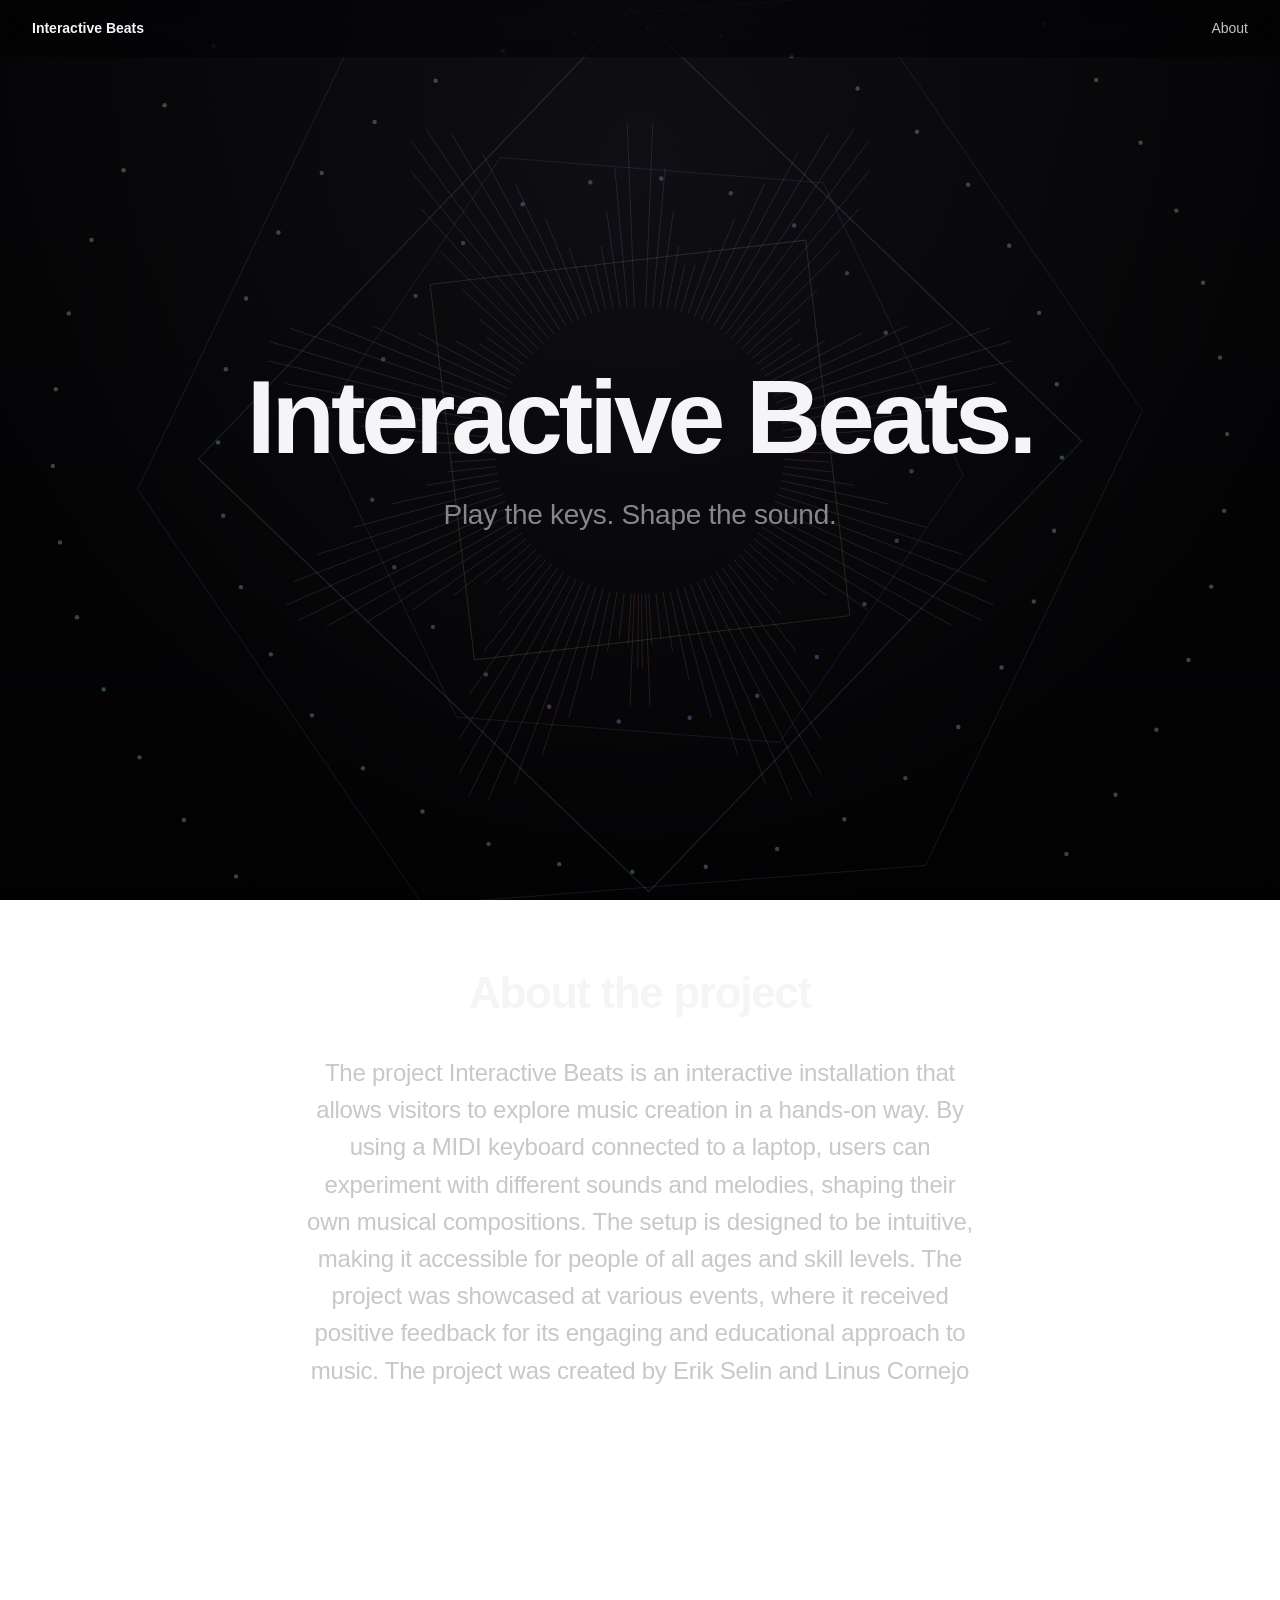
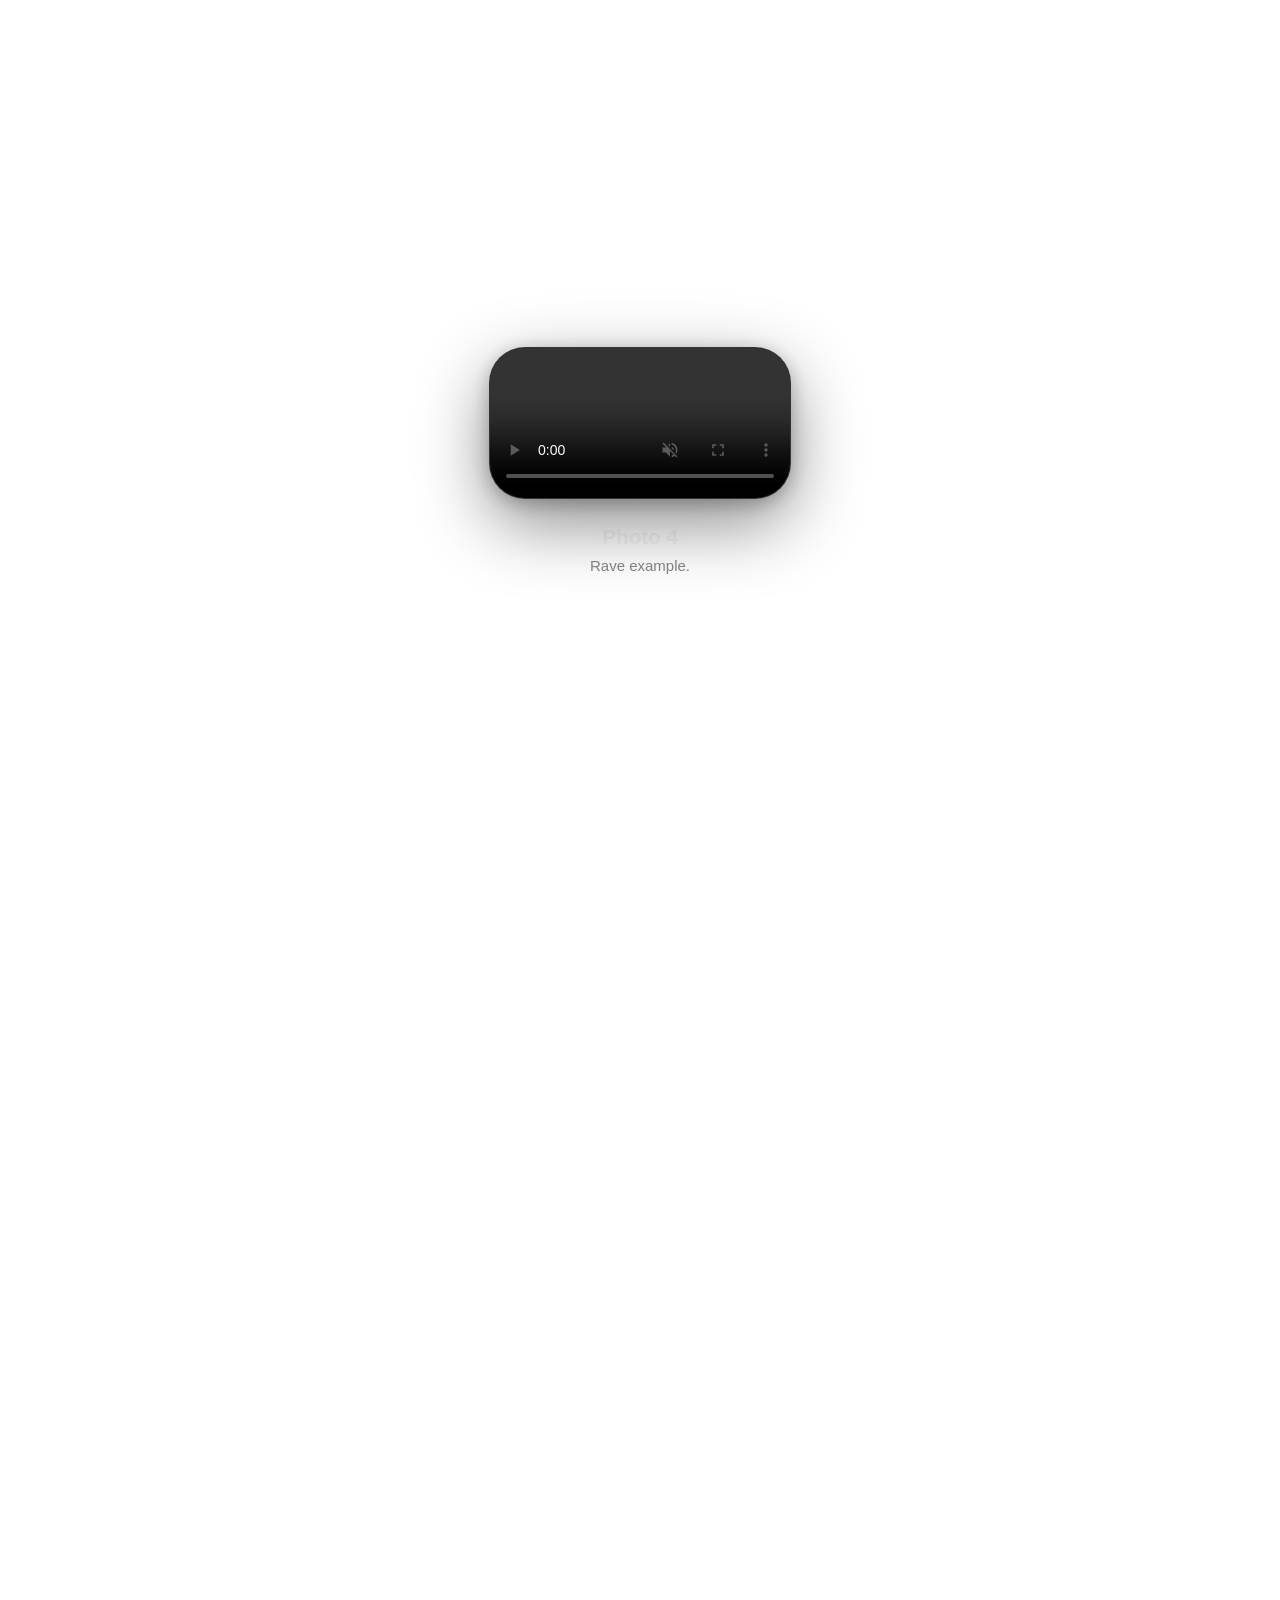
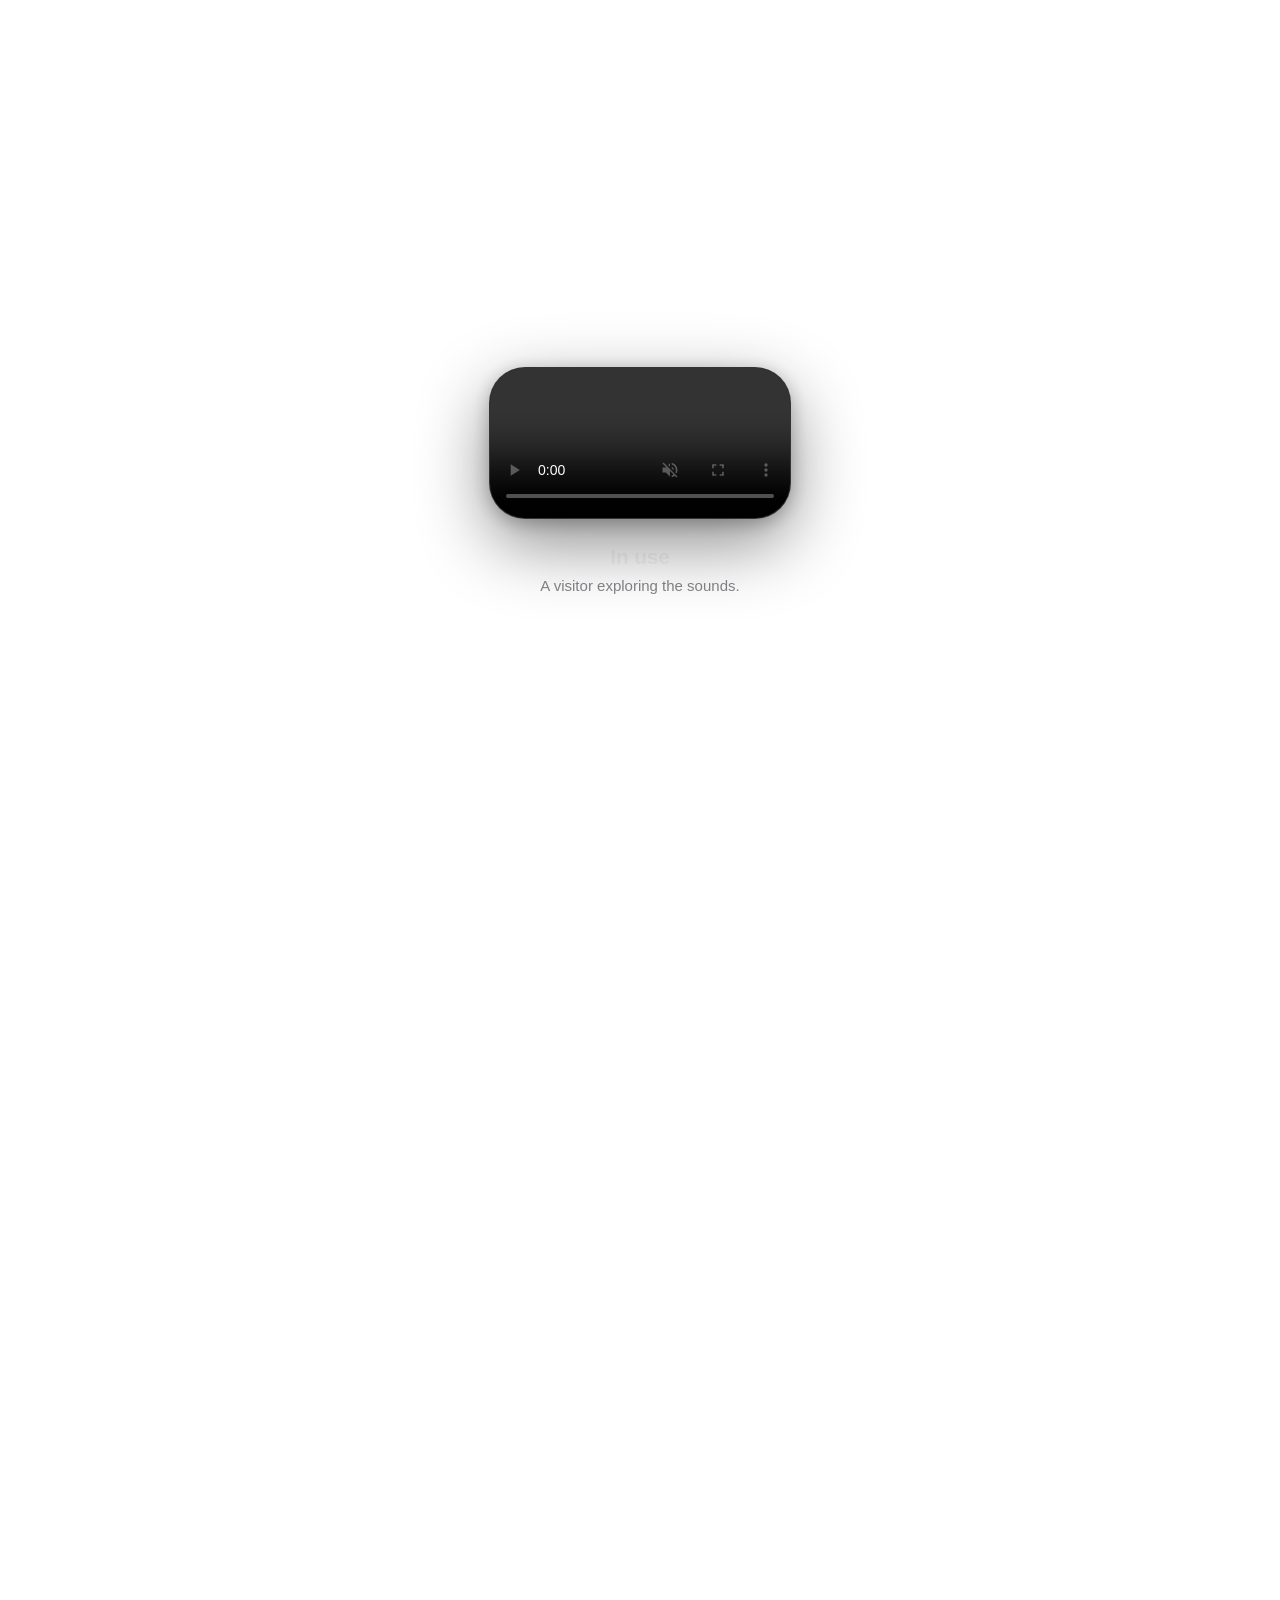
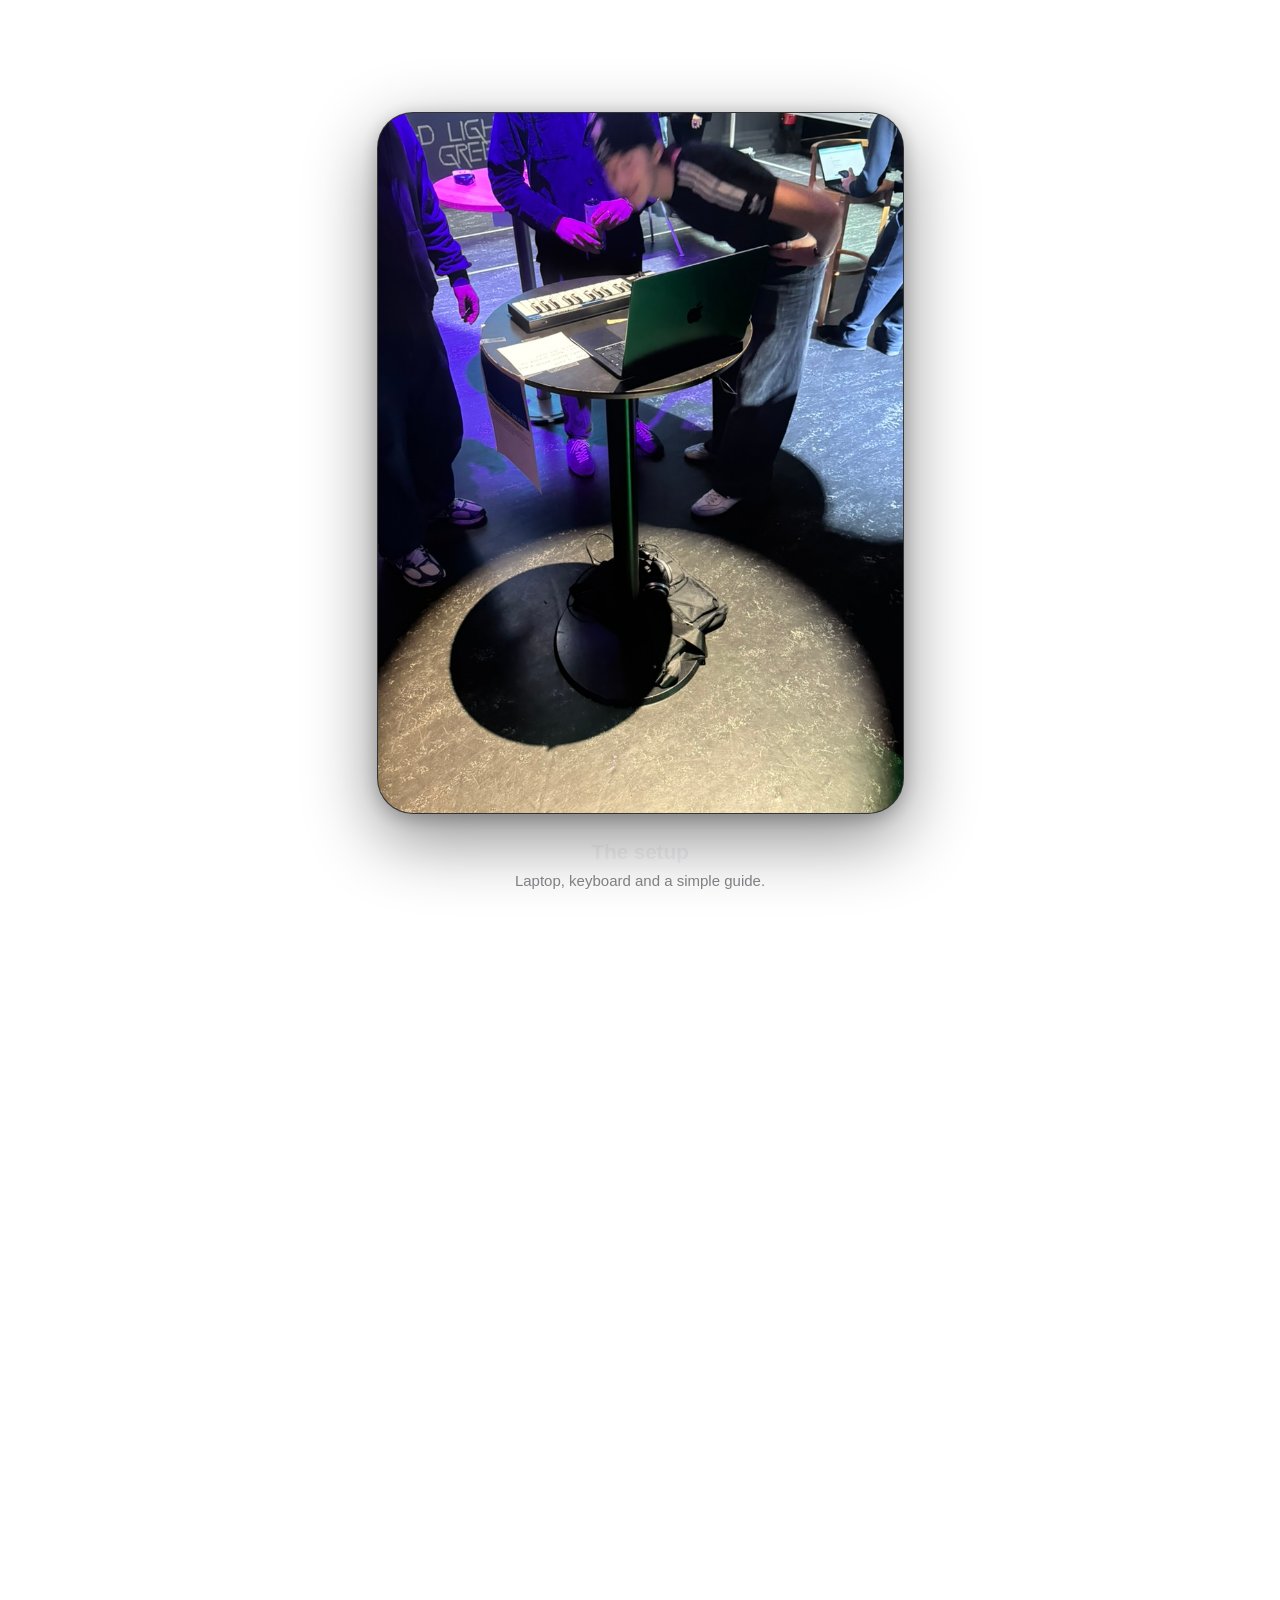
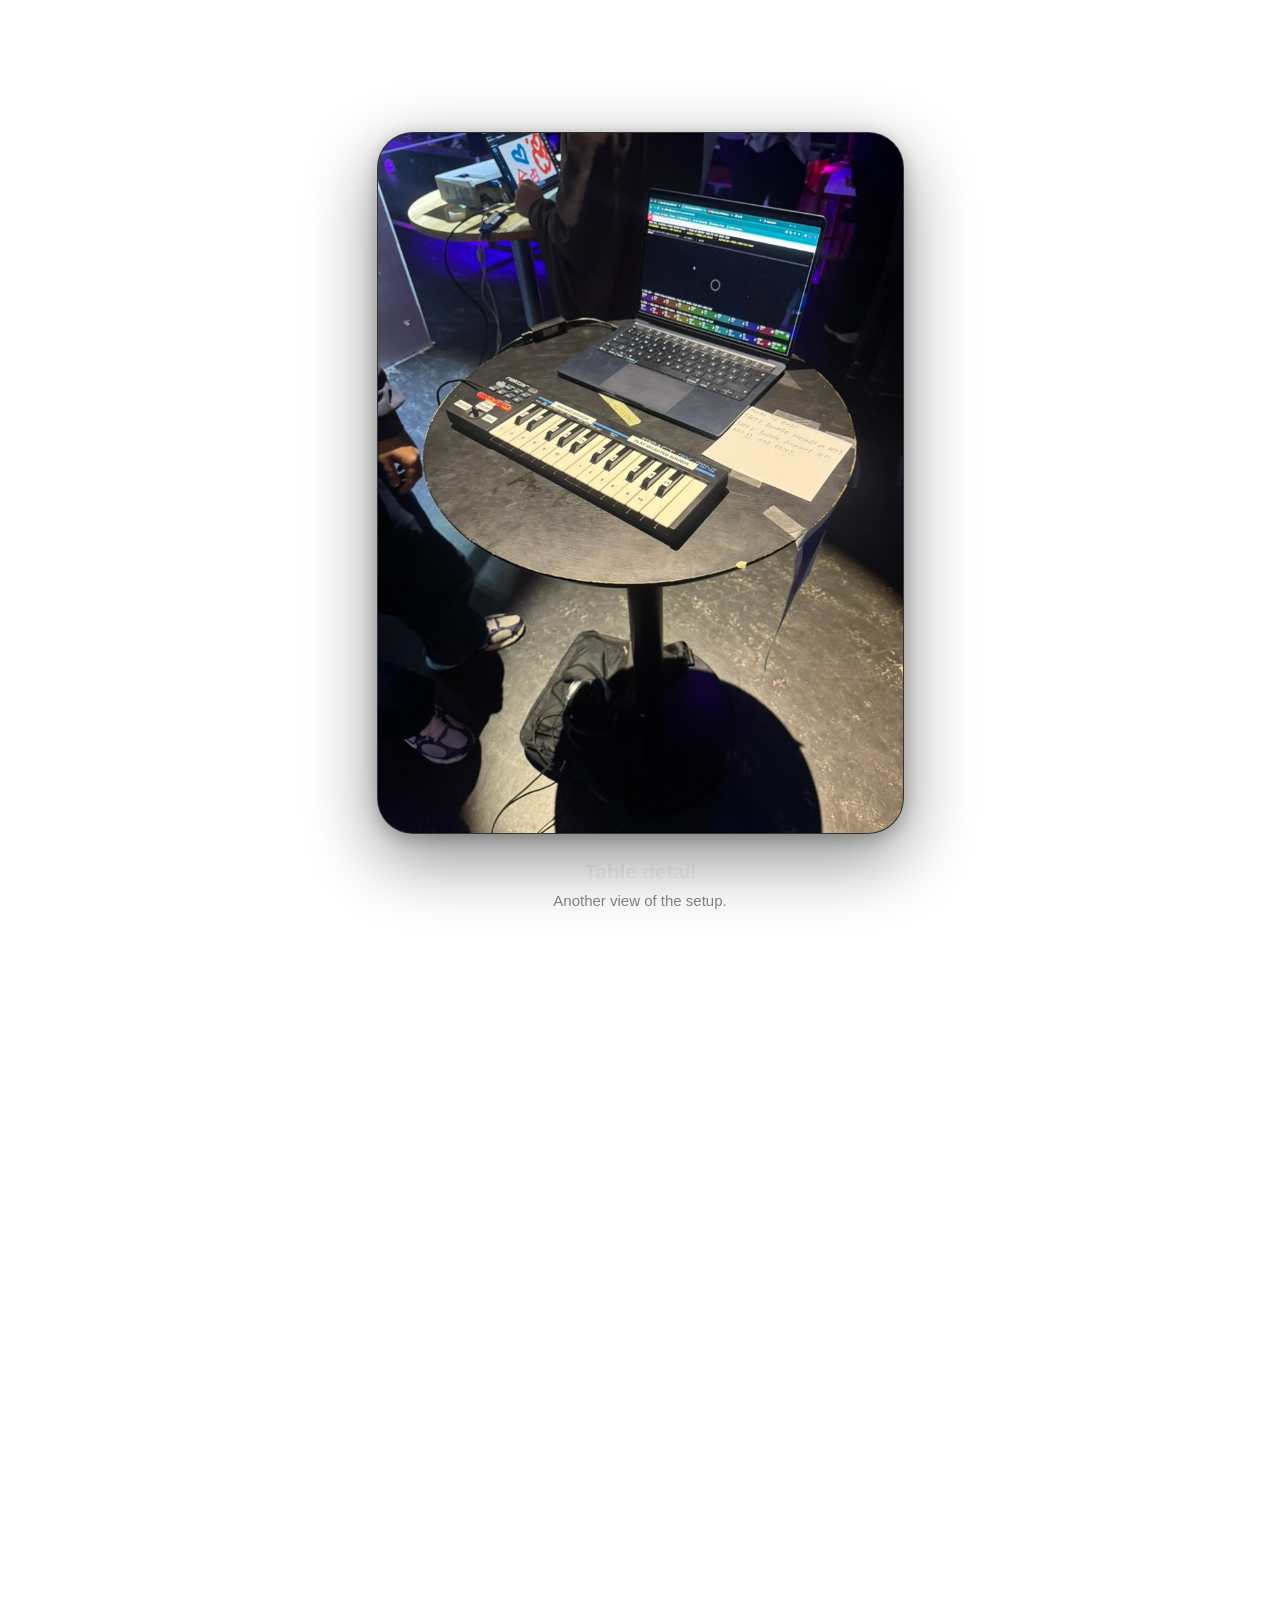
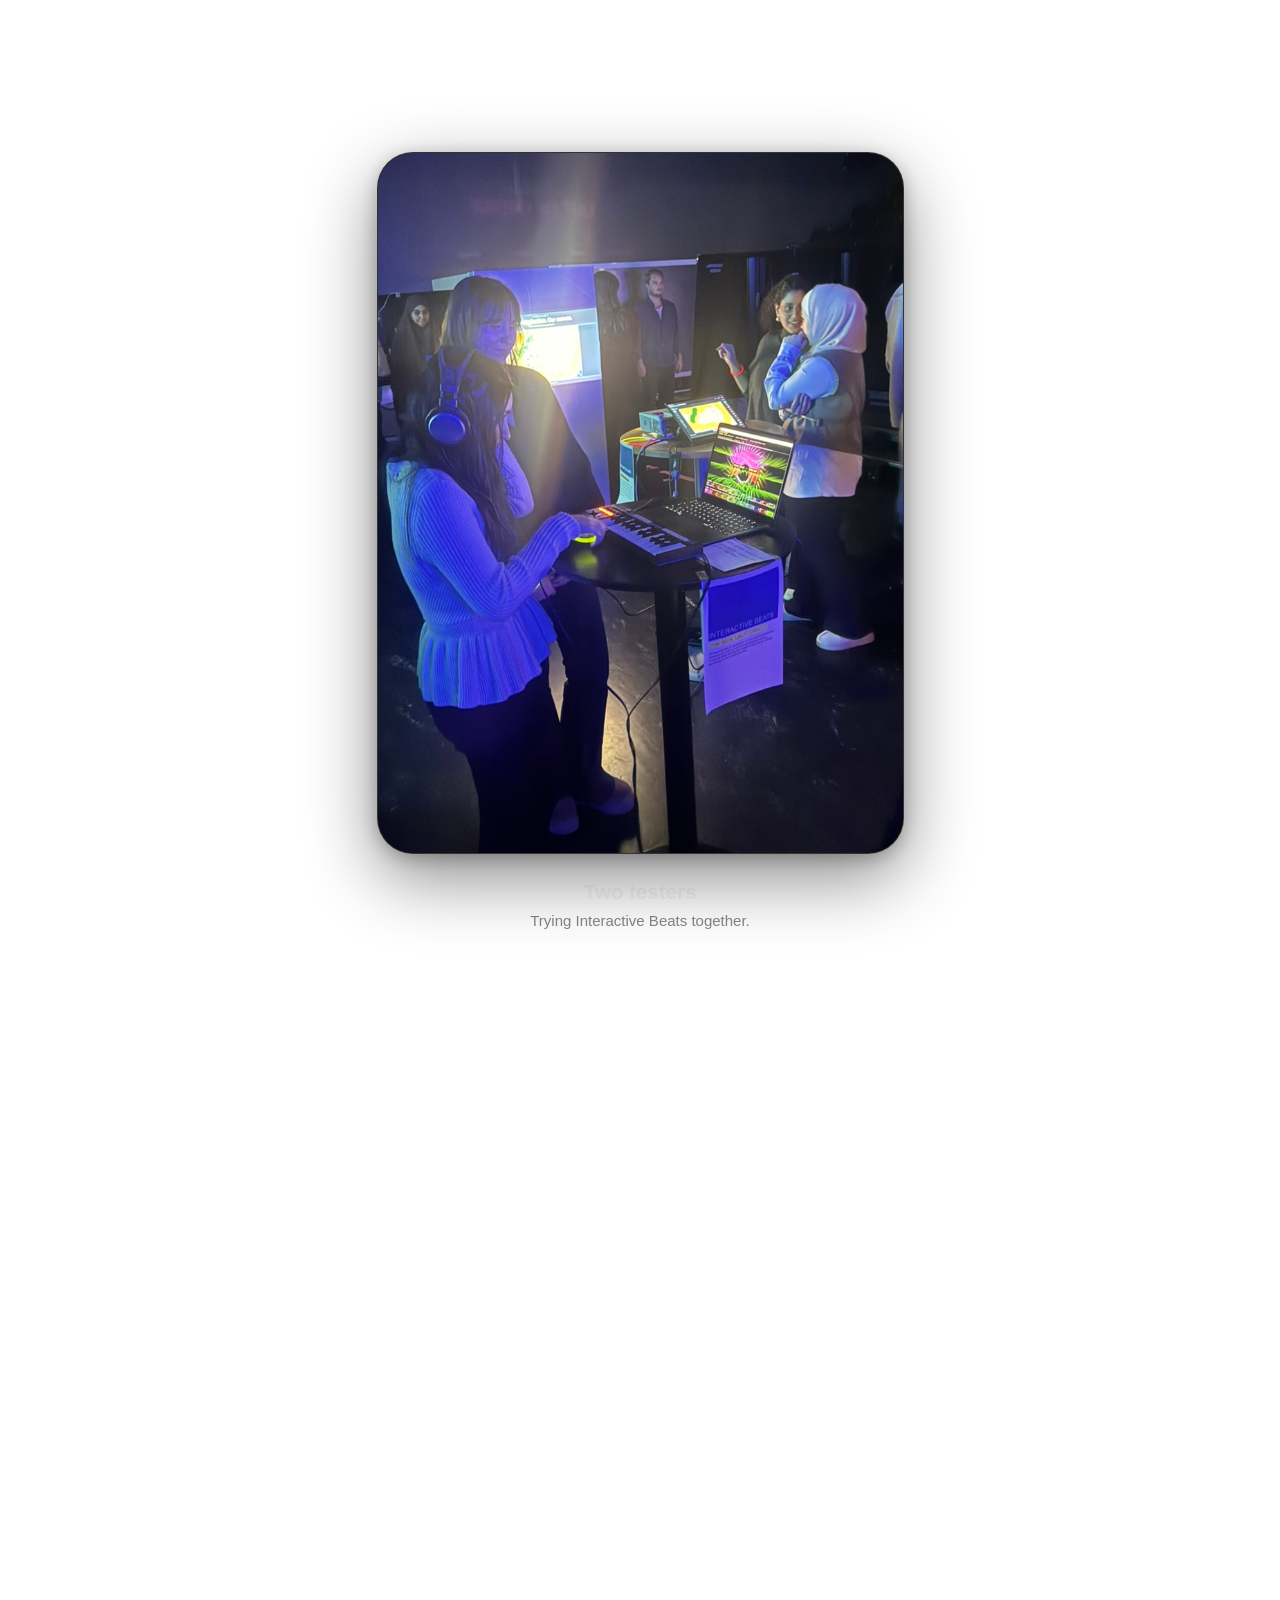
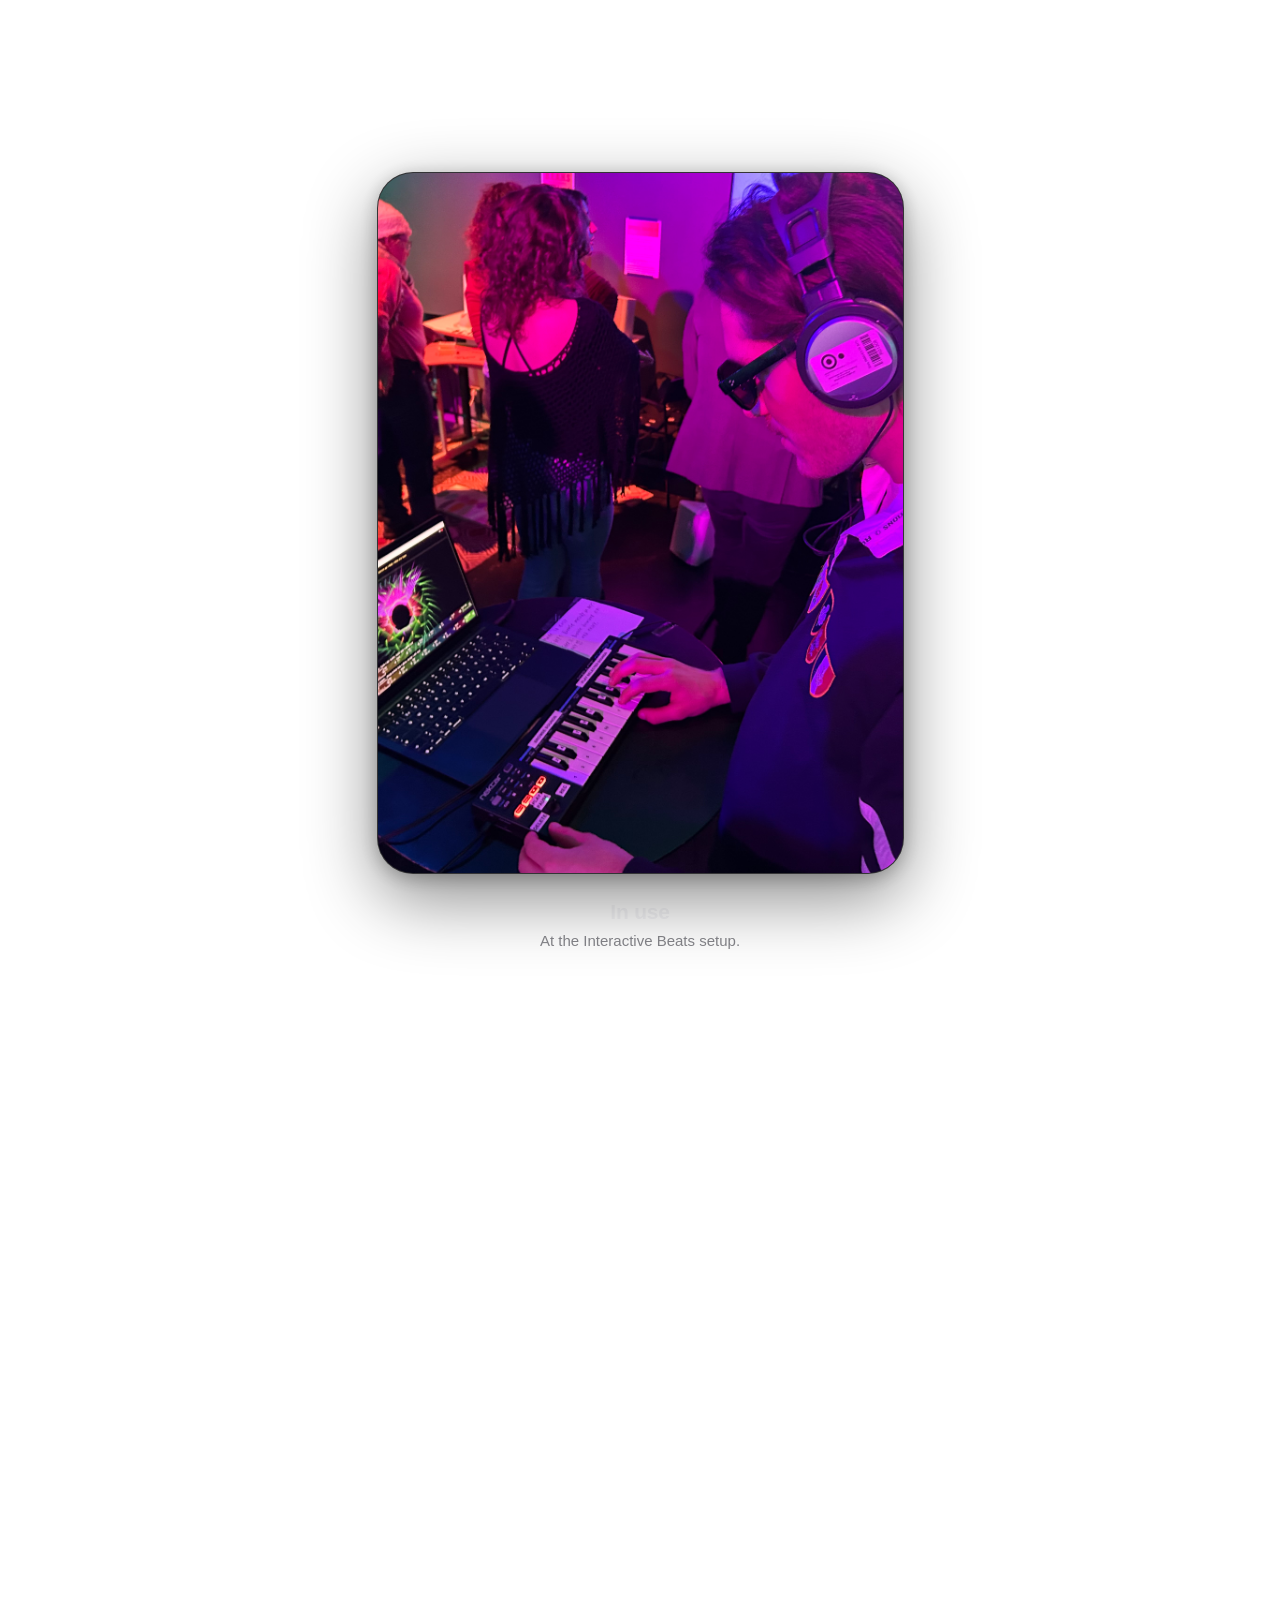
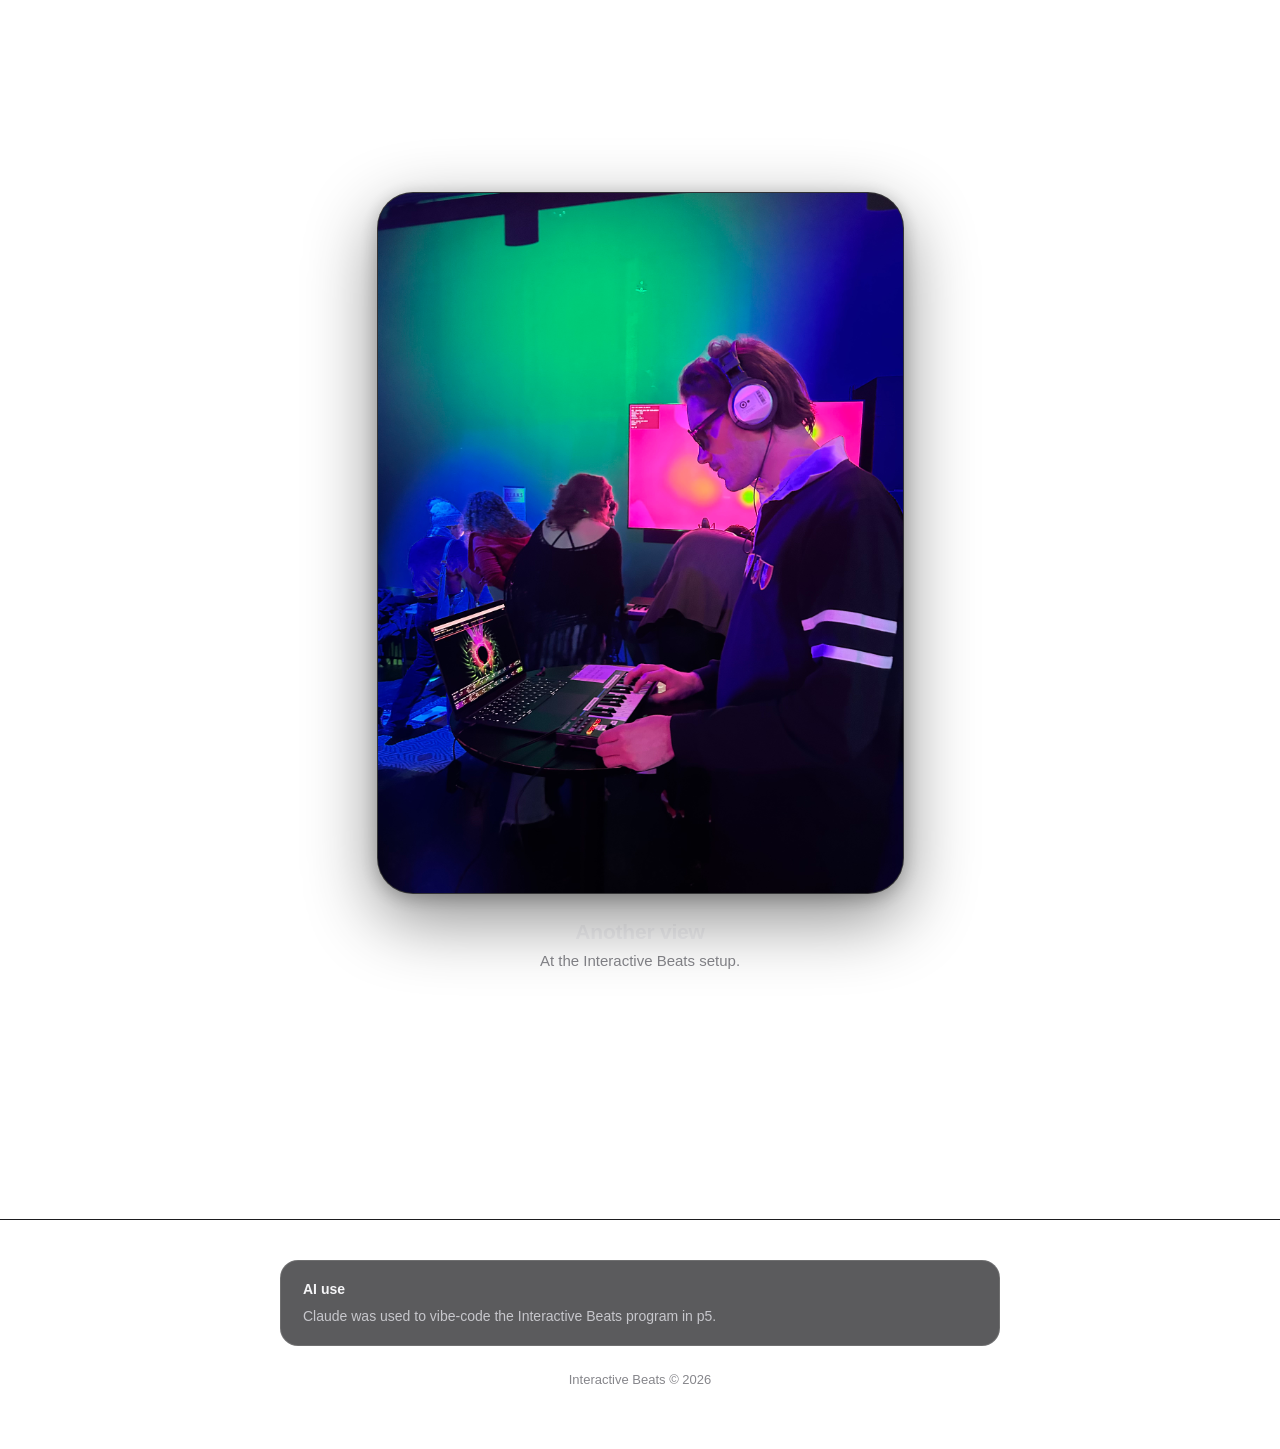
<file: InteractiveBeats.html>
<!DOCTYPE html>
<html lang="en">
<head>
    <meta charset="UTF-8">
    <meta name="viewport" content="width=device-width, initial-scale=1.0">
    <title>Interactive Beats</title>
    <style>
        :root {
            --bg: #050507;
            --fg: #f5f5f7;
            --muted: #86868b;
            --card: #1d1d1f;
            --radius: 36px;
        }

        * { box-sizing: border-box; margin: 0; padding: 0; }

        html { scroll-behavior: smooth; }

        body {
            background:
                radial-gradient(ellipse at 50% 18%, rgba(38, 38, 48, 0.32), transparent 42rem),
                linear-gradient(180deg, #050507 0%, #020203 100%);
            background-attachment: fixed;
            color: var(--fg);
            font-family: -apple-system, BlinkMacSystemFont, "SF Pro Display", "Helvetica Neue", Helvetica, Arial, sans-serif;
            -webkit-font-smoothing: antialiased;
            line-height: 1.5;
            isolation: isolate;
        }

        nav {
            position: fixed;
            top: 0;
            left: 0;
            right: 0;
            z-index: 20;
            display: flex;
            justify-content: space-between;
            align-items: center;
            padding: 18px 32px;
            backdrop-filter: saturate(180%) blur(20px);
            -webkit-backdrop-filter: saturate(180%) blur(20px);
            background: rgba(0,0,0,.45);
            font-size: 14px;
        }
        nav a { color: var(--fg); text-decoration: none; opacity: .8; transition: opacity .2s; }
        nav a:hover { opacity: 1; }
        nav .brand { font-weight: 600; opacity: 1; }

        .hero {
            min-height: 100vh;
            display: flex;
            flex-direction: column;
            align-items: center;
            justify-content: center;
            text-align: center;
            padding: 100px 24px;
        }
        .hero h1 {
            font-size: clamp(44px, 9vw, 104px);
            font-weight: 700;
            letter-spacing: -0.04em;
            line-height: 1.02;
        }
        .hero p {
            margin-top: 24px;
            font-size: clamp(19px, 2.6vw, 28px);
            color: var(--muted);
            letter-spacing: -0.01em;
        }

        .about {
            max-width: 720px;
            margin: 0 auto;
            padding: 60px 24px 140px;
            text-align: center;
        }
        .about h2 {
            font-size: clamp(28px, 4.5vw, 44px);
            font-weight: 700;
            letter-spacing: -0.03em;
            margin-bottom: 28px;
        }
        .about p {
            font-size: clamp(19px, 2.2vw, 24px);
            line-height: 1.55;
            color: #c7c7cc;
            letter-spacing: -0.01em;
        }

        /* Scroll story: each photo stays pinned until the next one arrives */
        .scene {
            height: 180vh;
            position: relative;
        }
        .frame {
            position: sticky;
            top: 0;
            height: 100vh;
            display: flex;
            flex-direction: column;
            align-items: center;
            justify-content: center;
            gap: 22px;
            padding: 80px 24px 40px;
            transform: translate3d(0, var(--frame-y, 0), 0);
            opacity: var(--frame-opacity, 1);
            will-change: transform, opacity;
            transition: transform 80ms linear, opacity 80ms linear;
        }
        .photo {
            height: min(78vh, 860px);
            aspect-ratio: 3 / 4;
            max-width: 100%;
            border-radius: var(--radius);
            overflow: hidden;
            background: var(--card);
            transform: translate3d(0, var(--photo-y, 0px), 0);
            will-change: transform;
            border: 1px solid rgba(255, 255, 255, 0.10);
            box-shadow:
                0 24px 70px rgba(0, 0, 0, 0.46),
                0 4px 18px rgba(0, 0, 0, 0.24),
                inset 0 1px 0 rgba(255, 255, 255, 0.08);
        }
        .photo.video-photo {
            display: block;
            width: auto;
            height: auto;
            aspect-ratio: auto;
            max-width: min(90vw, 1280px);
            max-height: min(68vh, 760px);
            object-fit: contain;
        }
        .photo img {
            width: 100%;
            height: 100%;
            object-fit: cover;
            display: block;
            border-radius: calc(var(--radius) - 1px);
            transform: scale(1.012);
        }

        .photo.placeholder {
            display: flex;
            align-items: center;
            justify-content: center;
            color: #48484a;
            font-size: 15px;
            letter-spacing: .06em;
            text-transform: uppercase;
            border: 1px dashed #2c2c2e;
        }

        .caption { text-align: center; }
        .caption h3 { font-size: 21px; font-weight: 600; letter-spacing: -0.01em; }
        .caption p { color: var(--muted); font-size: 15px; margin-top: 2px; }

        /* Last scene doesn't need the extra scroll room */
        .scene:last-of-type { height: 130vh; }

        footer {
            text-align: center;
            color: var(--muted);
            font-size: 13px;
            padding: 40px 24px 60px;
            border-top: 1px solid #1d1d1f;
            position: relative;
        }
        .ai-disclosure {
            max-width: 720px;
            margin: 0 auto 24px;
            padding: 18px 22px;
            border: 1px solid rgba(255, 255, 255, 0.12);
            border-radius: 18px;
            background: rgba(29, 29, 31, 0.72);
            color: #c7c7cc;
            text-align: left;
        }
        .ai-disclosure h2 {
            margin-bottom: 6px;
            color: var(--fg);
            font-size: 14px;
            font-weight: 600;
        }
        .ai-disclosure p { font-size: 14px; }

        /* Ambient background graphic (transparent canvas behind everything) */
        #bg {
            position: fixed;
            inset: 0;
            width: 100%;
            height: 100%;
            z-index: -1;
            pointer-events: none;
        }

        @media (max-width: 820px) {
            nav { padding: 16px 20px; }
            .photo { height: auto; width: min(92%, 500px); }
            .photo.video-photo {
                width: auto;
                height: auto;
                max-width: 94vw;
                max-height: 58vh;
            }
        }
    </style>
</head>
<body>

    <canvas id="bg" aria-hidden="true"></canvas>

    <nav>
        <a class="brand" href="#top">Interactive Beats</a>
        <a href="#about">About</a>
    </nav>

    <header class="hero" id="top">
        <h1>Interactive Beats.</h1>
        <p>Play the keys. Shape the sound.</p>
    </header>

    <section class="about" id="about">
        <h2>About the project</h2>
    
        <p>
            The project Interactive Beats is an interactive installation that allows visitors to explore music creation in a hands-on way. By using a MIDI keyboard connected to a laptop, users can experiment with different sounds and melodies, shaping their own musical compositions. The setup is designed to be intuitive, making it accessible for people of all ages and skill levels. The project was showcased at various events, where it received positive feedback for its engaging and educational approach to music. The project was created by Erik Selin and Linus Cornejo 
        </p>
    </section>

    <div class="scene">
        <div class="frame">
            <video class="photo video-photo scroll-play-video" muted playsinline controls preload="metadata" aria-label="Rave example video">
                <source src="photos%20copy/Rave%20exempel%202.mov" type="video/quicktime">
                Your browser does not support embedded video.
            </video>
            <div class="caption"><h3>Photo 4</h3><p>Rave example.</p></div>
        </div>
    </div>

    <div class="scene">
        <div class="frame">
            <video class="photo video-photo scroll-play-video" muted playsinline controls preload="metadata" aria-label="Visitor using the Interactive Beats table">
                <source src="photos%20copy/Video%20in%20use.mp4" type="video/mp4">
                Your browser does not support embedded video.
            </video>
            <div class="caption"><h3>In use</h3><p>A visitor exploring the sounds.</p></div>
        </div>
    </div>

    <div class="scene">
        <div class="frame">
            <div class="photo"><img src="photos%20copy/Table.jpg" alt="Laptop and MIDI keyboard on a table with instructions"></div>
            <div class="caption"><h3>The setup</h3><p>Laptop, keyboard and a simple guide.</p></div>
        </div>
    </div>

    <div class="scene">
        <div class="frame">
            <div class="photo"><img src="photos%20copy/Table2.jpg" alt="Another view of the Interactive Beats table setup"></div>
            <div class="caption"><h3>Table detail</h3><p>Another view of the setup.</p></div>
        </div>
    </div>

    <div class="scene">
        <div class="frame">
            <div class="photo"><img src="photos%20copy/Two%20testers.jpeg" alt="Two testers with Interactive Beats"></div>
            <div class="caption"><h3>Two testers</h3><p>Trying Interactive Beats together.</p></div>
        </div>
    </div>

    <div class="scene">
        <div class="frame">
            <div class="photo"><img src="photos%20copy/ME.jpg" alt="Project creator at the Interactive Beats setup"></div>
            <div class="caption"><h3>In use</h3><p>At the Interactive Beats setup.</p></div>
        </div>
    </div>

    <div class="scene">
        <div class="frame">
            <div class="photo"><img src="photos%20copy/ME%202.jpg" alt="Another photo of the project creator at the Interactive Beats setup"></div>
            <div class="caption"><h3>Another view</h3><p>At the Interactive Beats setup.</p></div>
        </div>
    </div>

    <footer>
        <section class="ai-disclosure" aria-labelledby="ai-disclosure-title">
            <h2 id="ai-disclosure-title">AI use</h2>
            <p>Claude was used to vibe-code the Interactive Beats program in p5.</p>
        </section>
        Interactive Beats &copy; 2026
    </footer>

    <script>
        /* Play the in-use video while its scene is visible, and pause it offscreen. */
        (() => {
            const videos = document.querySelectorAll('.scroll-play-video');
            if (!videos.length || !('IntersectionObserver' in window)) return;

            videos.forEach((video) => {
                const observer = new IntersectionObserver(([entry]) => {
                    if (entry.isIntersecting) {
                        video.play().catch((error) => {
                            if (error.name !== 'NotAllowedError') {
                                console.error('Unable to play the video:', error);
                            }
                        });
                    } else {
                        video.pause();
                    }
                }, { threshold: 0.6 });

                observer.observe(video);
            });
        })();

        /* Smooth the pinned photo frames as they arrive and leave during scrolling. */
        (() => {
            const scenes = [...document.querySelectorAll('.scene')];
            const reduce = window.matchMedia('(prefers-reduced-motion: reduce)').matches;
            let frameRequested = false;

            function clamp(value, min, max) {
                return Math.max(min, Math.min(max, value));
            }

            function smoothstep(value) {
                return value * value * (3 - 2 * value);
            }

            function updateFrames() {
                frameRequested = false;
                if (reduce) return;

                scenes.forEach((scene) => {
                    const frame = scene.querySelector('.frame');
                    const rect = scene.getBoundingClientRect();
                    const viewport = window.innerHeight;
                    const scrollRange = Math.max(1, rect.height - viewport);
                    const progress = clamp(-rect.top / scrollRange, 0, 1);
                    const photo = scene.querySelector('.photo');

                    const enter = smoothstep(clamp((viewport - rect.top) / (viewport * 0.55), 0, 1));
                    const leave = smoothstep(clamp((progress - 0.72) / 0.28, 0, 1));

                    photo.style.setProperty('--photo-y', `${-progress * 12}px`);
                    const entranceY = (1 - enter) * 7;
                    const exitY = -leave * 9;
                    frame.style.setProperty('--frame-y', `calc(${entranceY}vh + ${exitY}vh)`);
                    frame.style.setProperty('--frame-opacity', (1 - leave * 0.12).toFixed(3));
                });
            }

            function requestUpdate() {
                if (frameRequested) return;
                frameRequested = true;
                requestAnimationFrame(updateFrames);
            }

            window.addEventListener('scroll', requestUpdate, { passive: true });
            window.addEventListener('resize', requestUpdate);
            updateFrames();
        })();

        /* Background: a quiet, transparent echo of the Interactive Beats visuals
           (rings of dots, rotating squares, mirrored rays, hexagons).
           Very low opacity, slow motion; scrolling nudges rotation and hue. */
        (() => {
            const cv = document.getElementById('bg');
            const g = cv.getContext('2d');
            const reduce = window.matchMedia('(prefers-reduced-motion: reduce)').matches;
            let w = 0, h = 0, dpr = 1;

            function resize() {
                dpr = Math.min(window.devicePixelRatio || 1, 2);
                w = window.innerWidth; h = window.innerHeight;
                cv.width = w * dpr; cv.height = h * dpr;
                g.setTransform(dpr, 0, 0, dpr, 0, 0);
            }
            window.addEventListener('resize', resize);
            resize();

            const hsla = (hue, a) => `hsla(${hue % 360}, 70%, 75%, ${a})`;

            function hexagon(r, rot) {
                g.beginPath();
                for (let k = 0; k < 6; k++) {
                    const a = rot + Math.PI * 2 * k / 6;
                    g.lineTo(Math.cos(a) * r, Math.sin(a) * r);
                }
                g.closePath();
                g.stroke();
            }

            function draw(ms) {
                const t = reduce ? 0 : ms / 1000;
                const sc = window.scrollY || 0;
                const base = Math.min(w, h);
                const hueShift = sc * 0.03;          // scrolling slowly drifts the colours

                g.clearRect(0, 0, w, h);
                g.save();
                g.translate(w / 2, h / 2);

                // Mirrored rays (melody)
                g.lineWidth = 1;
                for (let k = 0; k < 64; k++) {
                    const ang = Math.PI * k / 63 - Math.PI / 2 + t * 0.01 + sc * 0.0001;
                    const v = 0.5 + 0.5 * Math.sin(k * 0.45 + t * 0.7);
                    const r0 = base * 0.16, r1 = r0 + base * (0.05 + v * 0.22);
                    g.strokeStyle = hsla(280 + k * 1.2 + hueShift, 0.14);
                    g.beginPath();
                    g.moveTo(Math.cos(ang) * r0, Math.sin(ang) * r0);
                    g.lineTo(Math.cos(ang) * r1, Math.sin(ang) * r1);
                    g.moveTo(-Math.cos(ang) * r0, Math.sin(ang) * r0);
                    g.lineTo(-Math.cos(ang) * r1, Math.sin(ang) * r1);
                    g.stroke();
                }

                // Rotating squares (drum loop)
                for (let k = 0; k < 2; k++) {
                    g.save();
                    g.rotate(-t * 0.03 * (k + 1) + k + sc * 0.0004);
                    const s = base * (0.42 + k * 0.28) * (1 + 0.01 * Math.sin(t * 0.8 + k));
                    g.strokeStyle = hsla(120 + k * 55 + hueShift, 0.15);
                    g.strokeRect(-s / 2, -s / 2, s, s);
                    g.restore();
                }

                // Hexagons (melody FX)
                for (let k = 0; k < 2; k++) {
                    g.strokeStyle = hsla(250 + k * 20 + hueShift, 0.13);
                    hexagon(base * (0.36 + k * 0.2), t * 0.02 * (k ? -1 : 1) + sc * 0.0003);
                }

                // Rings of dots
                const rings = [[24, 0.30, 280], [36, 0.47, 200], [48, 0.66, 120]];
                rings.forEach(([count, rad, hue], n) => {
                    const R = base * rad * (1 + 0.012 * Math.sin(t * 0.6 + n));
                    const dir = n % 2 ? -1 : 1;
                    g.fillStyle = hsla(hue + hueShift, 0.32);
                    for (let k = 0; k < count; k++) {
                        const ang = Math.PI * 2 * k / count + dir * (t * 0.02 * (n + 1) + sc * 0.0002);
                        g.beginPath();
                        g.arc(Math.cos(ang) * R, Math.sin(ang) * R, 2.2, 0, Math.PI * 2);
                        g.fill();
                    }
                });

                g.restore();
                if (!reduce) requestAnimationFrame(draw);
            }

            if (reduce) { draw(0); window.addEventListener('scroll', () => draw(0), { passive: true }); }
            else requestAnimationFrame(draw);
        })();
    </script>

</body>
</html>
</file>
